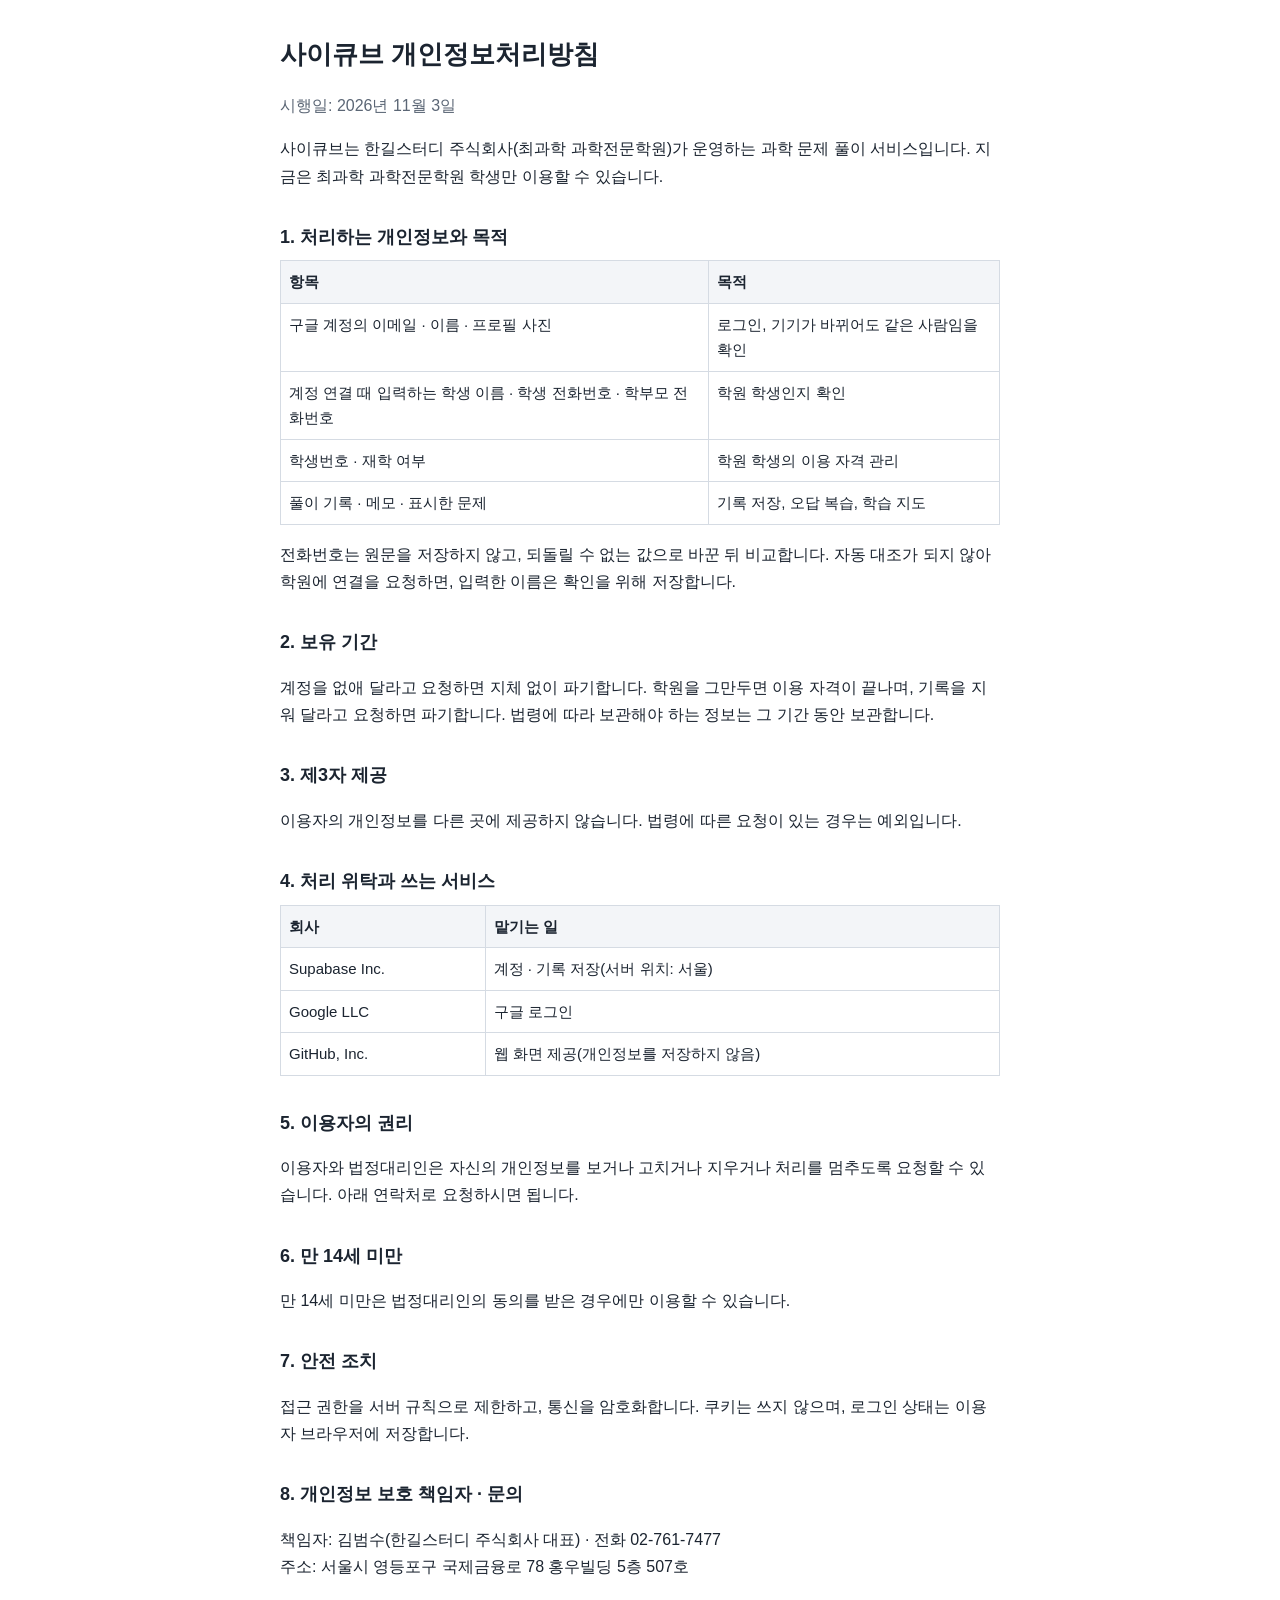
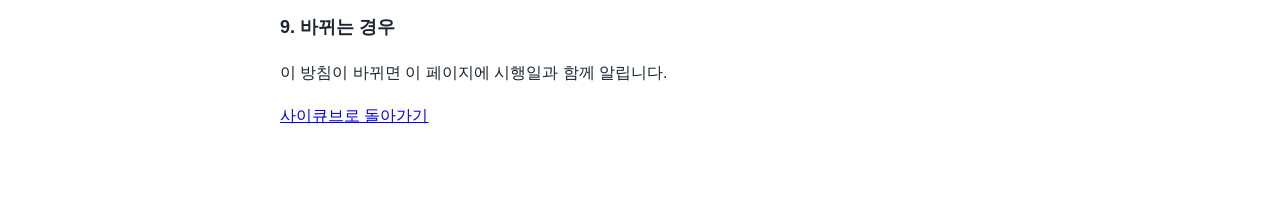
<file: privacy.html>
<!doctype html>
<html lang="ko">
<head>
<meta charset="utf-8">
<meta name="viewport" content="width=device-width, initial-scale=1">
<title>사이큐브 개인정보처리방침</title>
<style>
  body { margin: 0; background: #fff; color: #1b2430; font: 16px/1.7 -apple-system, "Malgun Gothic", "Apple SD Gothic Neo", sans-serif; }
  main { max-width: 720px; margin: 0 auto; padding: 32px 16px 64px; }
  h1 { font-size: 26px; margin: 0 0 8px; }
  h2 { font-size: 18px; margin: 32px 0 8px; }
  table { width: 100%; border-collapse: collapse; font-size: 15px; }
  th, td { border: 1px solid #d5dbe3; padding: 8px; text-align: left; vertical-align: top; }
  th { background: #f3f5f8; }
  .sub { color: #5b6675; }
</style>
</head>
<body>
<main>
  <h1>사이큐브 개인정보처리방침</h1>
  <p class="sub">시행일: 2026년 11월 3일</p>
  <p>사이큐브는 한길스터디 주식회사(최과학 과학전문학원)가 운영하는 과학 문제 풀이 서비스입니다. 지금은 최과학 과학전문학원 학생만 이용할 수 있습니다.</p>

  <h2>1. 처리하는 개인정보와 목적</h2>
  <table>
    <tr><th>항목</th><th>목적</th></tr>
    <tr><td>구글 계정의 이메일 · 이름 · 프로필 사진</td><td>로그인, 기기가 바뀌어도 같은 사람임을 확인</td></tr>
    <tr><td>계정 연결 때 입력하는 학생 이름 · 학생 전화번호 · 학부모 전화번호</td><td>학원 학생인지 확인</td></tr>
    <tr><td>학생번호 · 재학 여부</td><td>학원 학생의 이용 자격 관리</td></tr>
    <tr><td>풀이 기록 · 메모 · 표시한 문제</td><td>기록 저장, 오답 복습, 학습 지도</td></tr>
  </table>
  <p>전화번호는 원문을 저장하지 않고, 되돌릴 수 없는 값으로 바꾼 뒤 비교합니다. 자동 대조가 되지 않아 학원에 연결을 요청하면, 입력한 이름은 확인을 위해 저장합니다.</p>

  <h2>2. 보유 기간</h2>
  <p>계정을 없애 달라고 요청하면 지체 없이 파기합니다. 학원을 그만두면 이용 자격이 끝나며, 기록을 지워 달라고 요청하면 파기합니다. 법령에 따라 보관해야 하는 정보는 그 기간 동안 보관합니다.</p>

  <h2>3. 제3자 제공</h2>
  <p>이용자의 개인정보를 다른 곳에 제공하지 않습니다. 법령에 따른 요청이 있는 경우는 예외입니다.</p>

  <h2>4. 처리 위탁과 쓰는 서비스</h2>
  <table>
    <tr><th>회사</th><th>맡기는 일</th></tr>
    <tr><td>Supabase Inc.</td><td>계정 · 기록 저장(서버 위치: 서울)</td></tr>
    <tr><td>Google LLC</td><td>구글 로그인</td></tr>
    <tr><td>GitHub, Inc.</td><td>웹 화면 제공(개인정보를 저장하지 않음)</td></tr>
  </table>

  <h2>5. 이용자의 권리</h2>
  <p>이용자와 법정대리인은 자신의 개인정보를 보거나 고치거나 지우거나 처리를 멈추도록 요청할 수 있습니다. 아래 연락처로 요청하시면 됩니다.</p>

  <h2>6. 만 14세 미만</h2>
  <p>만 14세 미만은 법정대리인의 동의를 받은 경우에만 이용할 수 있습니다.</p>

  <h2>7. 안전 조치</h2>
  <p>접근 권한을 서버 규칙으로 제한하고, 통신을 암호화합니다. 쿠키는 쓰지 않으며, 로그인 상태는 이용자 브라우저에 저장합니다.</p>

  <h2>8. 개인정보 보호 책임자 · 문의</h2>
  <p>책임자: 김범수(한길스터디 주식회사 대표) · 전화 02-761-7477<br>주소: 서울시 영등포구 국제금융로 78 홍우빌딩 5층 507호</p>

  <h2>9. 바뀌는 경우</h2>
  <p>이 방침이 바뀌면 이 페이지에 시행일과 함께 알립니다.</p>
  <p><a href="./">사이큐브로 돌아가기</a></p>
</main>
</body>
</html>
</file>
